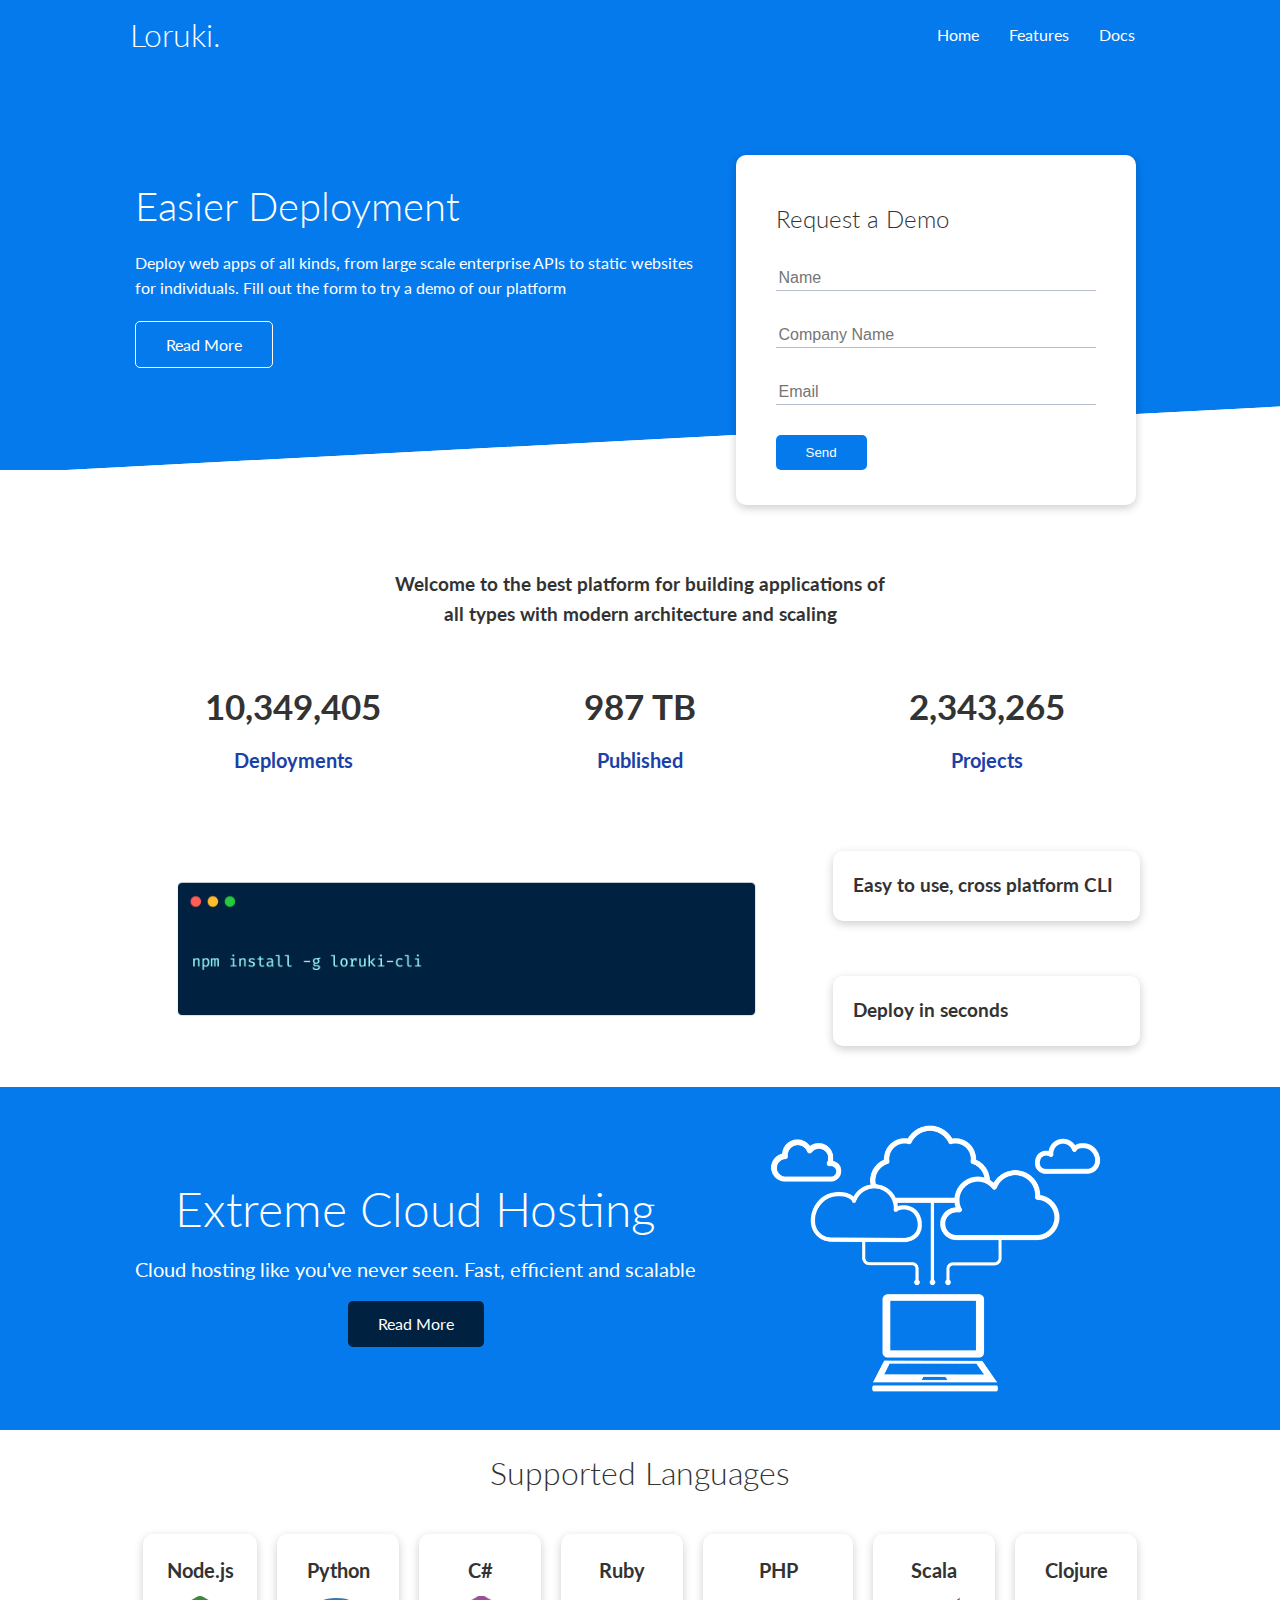
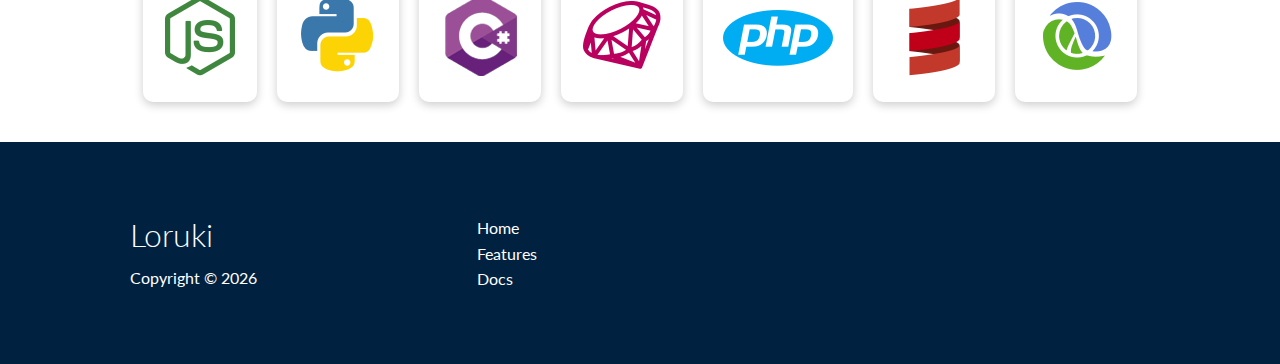
<file: index.html>
<!DOCTYPE html>
<html lang="en">
<head>
    <meta charset="UTF-8">
    <meta name="viewport" content="width=device-width, initial-scale=1.0">
    <link rel="stylesheet" href="https://cdnjs.cloudflare.com/ajax/libs/font-awesome/5.15.1/css/all.min.css" integrity="sha512-+4zCK9k+qNFUR5X+cKL9EIR+ZOhtIloNl9GIKS57V1MyNsYpYcUrUeQc9vNfzsWfV28IaLL3i96P9sdNyeRssA==" crossorigin="anonymous" />
    <link rel="stylesheet" href="css/utilities.css">
    <link rel="stylesheet" href="css/style.css">
    <title>Loruki | Cloud Hosting For Everyone</title>
</head>
<body>
    <!-- Navbar -->
    <div class="navbar">
        <div class="container flex">
            <h1 class="logo">Loruki.</h1>
            <nav>
                <ul>
                    <li><a href="index.html">Home</a></li>
                    <li><a href="features.html">Features</a></li>
                    <li><a href="docs.html">Docs</a></li>
                </ul>
            </nav>
        </div>
    </div>
    
    <!-- Showcase -->
    <section class="showcase">
        <div class="container grid">
            <div class="showcase-text">
                <h1>Easier Deployment</h1>
                <p>Deploy web apps of all kinds, from large scale enterprise APIs to static websites for individuals. Fill out the form to try a demo of our platform</p>
                <a href="features.html" class="btn btn-outline">Read More</a>
            </div>

            <div class="showcase-form card">
                <h2>Request a Demo</h2>
                 <form>
                    <div class="form-control">
                        <input type="text" name="name" placeholder="Name" required>
                    </div>
                    <div class="form-control">
                        <input type="text" name="company" placeholder="Company Name" required>
                    </div>
                    <div class="form-control">
                        <input type="email" name="email" placeholder="Email" required>
                    </div>
                    <input type="submit" value="Send" class="btn btn-primary">
                </form>
            </div>
        </div>
    </section>

    <!-- Stats -->
    <section class="stats">
        <div class="container">
            <h3 class="stats-heading text-center my-1">
                Welcome to the best platform for building applications of all types with modern architecture and scaling
            </h3>

            <div class="grid grid-3 text-center my-4">
                <div>
                    <i class="fas fa-server fa-3x"></i>
                    <h3>10,349,405</h3>
                    <p class="text-secondary">Deployments</p>
                </div>
                <div>
                    <i class="fas fa-upload fa-3x"></i>
                    <h3>987 TB</h3>
                    <p class="text-secondary">Published</p>
                </div>
                <div>
                    <i class="fas fa-project-diagram fa-3x"></i>
                    <h3>2,343,265</h3>
                    <p class="text-secondary">Projects</p>
                </div>
            </div>
        </div>
    </section>

    <!-- Cli -->
    <section class="cli">
        <div class="container grid">
            <img src="images/cli.png" alt="">
            <div class="card">
                <h3>Easy to use, cross platform CLI</h3>
            </div>
            <div class="card">
                <h3>Deploy in seconds</h3>
            </div>
        </div>
    </section>

    <!-- Cloud -->
    <section class="cloud bg-primary my-2 py-2">
        <div class="container grid">
            <div class="text-center">
                <h2 class="lg">Extreme Cloud Hosting</h2>
                <p class="lead my-1">Cloud hosting like you've never seen. Fast, efficient and scalable</p>
                <a href="features.html" class="btn btn-dark">Read More</a>
            </div>
            <img src="images/cloud.png" alt="">
        </div>
    </section>

    <!-- Languages -->
    <section class="languages">
        <h2 class="md text-center my-2">
            Supported Languages
        </h2>
        <div class="container flex">
            <div class="card">
                <h4>Node.js</h4>
                <img src="images/logos/node.png" alt="">
            </div>
            <div class="card">
                <h4>Python</h4>
                <img src="images/logos/python.png" alt="">
              </div>
              <div class="card">
                <h4>C#</h4>
                <img src="images/logos/csharp.png" alt="">
              </div>
              <div class="card">
                <h4>Ruby</h4>
                <img src="images/logos/ruby.png" alt="">
              </div>
              <div class="card">
                <h4>PHP</h4>
                <img src="images/logos/php.png" alt="">
              </div>
              <div class="card">
                <h4>Scala</h4>
                <img src="images/logos/scala.png" alt="">
              </div>
              <div class="card">
                <h4>Clojure</h4>
                <img src="images/logos/clojure.png" alt="">
              </div>
        </div>
    </section>

    <!-- Footer -->
    <footer class="footer bg-dark py-5">
        <div class="container grid grid-3">
            <div>
                <h1>Loruki
                </h1>
                <p>Copyright &copy; <span><script>document.write( new Date().getFullYear() );</script></span> </p>
            </div>
            <nav>
                <ul>
                    <li><a href="index.html">Home</a></li>
                    <li><a href="features.html">Features</a></li>
                    <li><a href="docs.html">Docs</a></li>
                </ul>
            </nav>
            <div class="social">
                <a href="#"><i class="fab fa-github fa-2x"></i></a>
                <a href="#"><i class="fab fa-facebook fa-2x"></i></a>
                <a href="#"><i class="fab fa-instagram fa-2x"></i></a>
                <a href="#"><i class="fab fa-twitter fa-2x"></i></a>
            </div>
        </div>
    </footer>
</body>
</html>
</file>
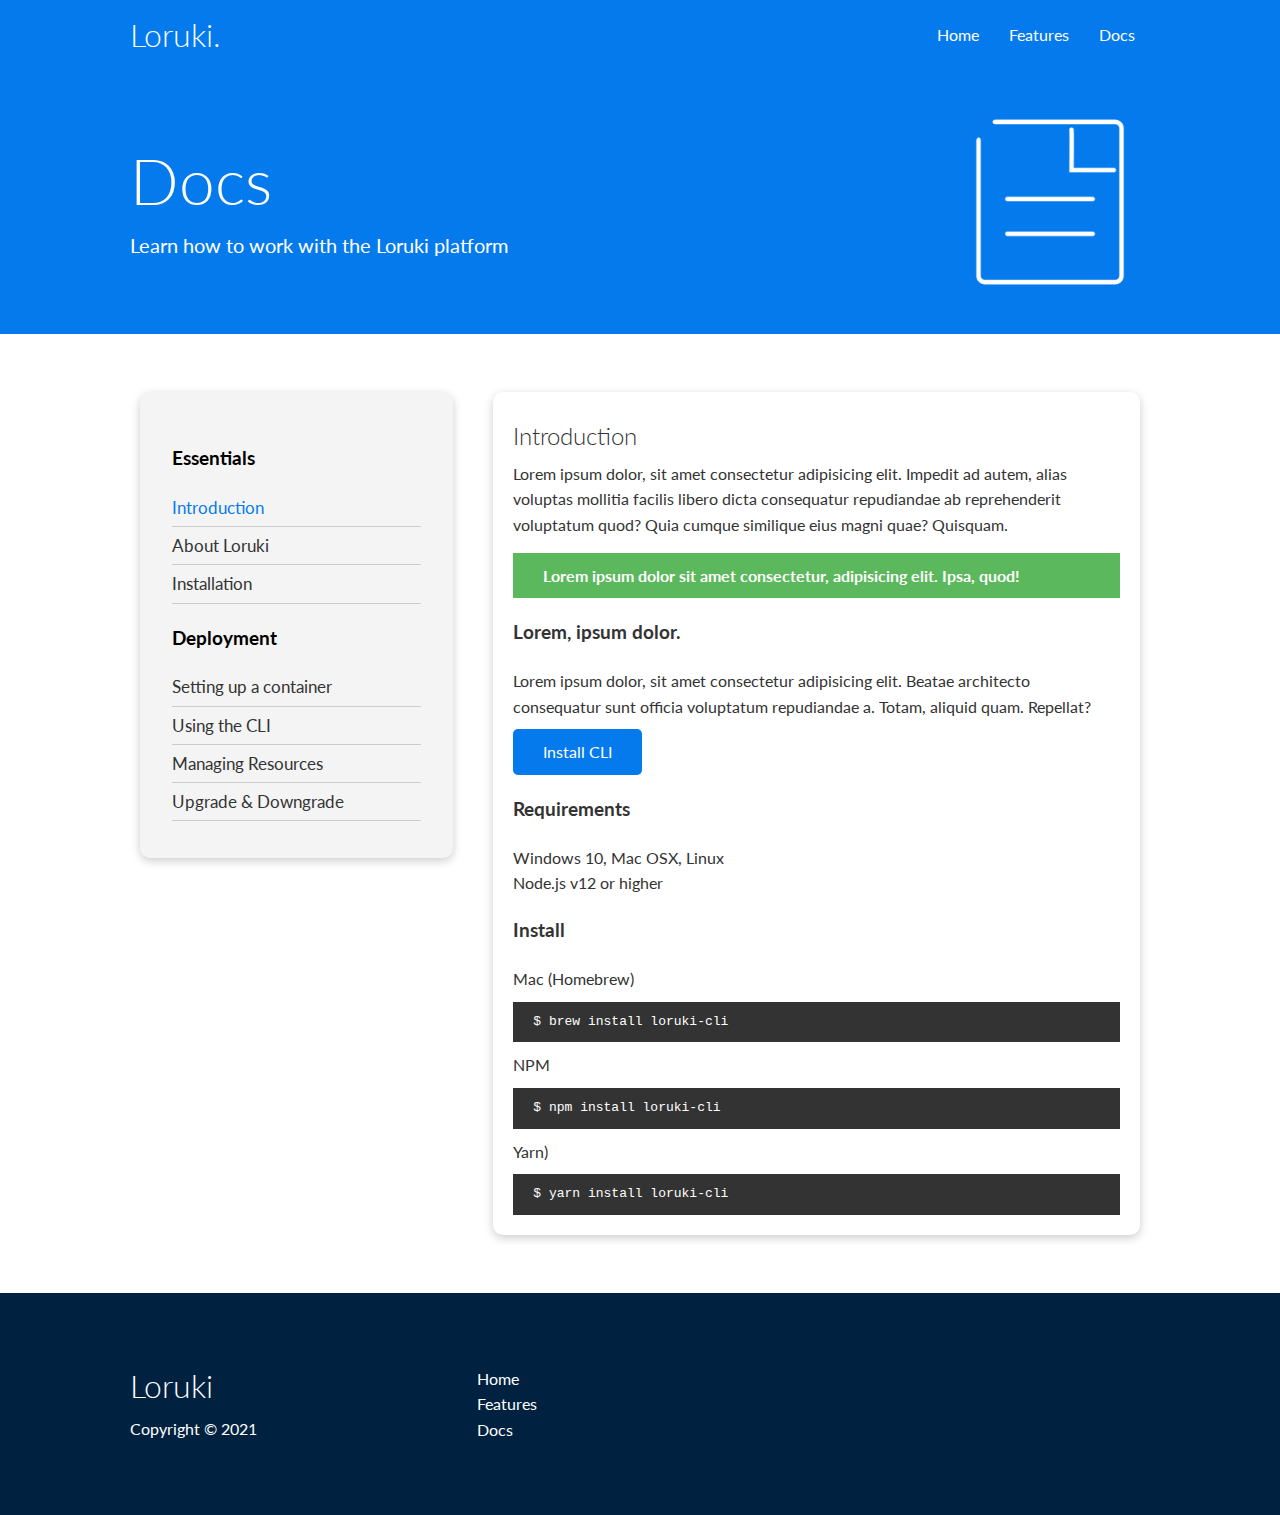
<file: docs.html>
<!DOCTYPE html>
<html lang="en">
  <head>
    <meta charset="UTF-8" />
    <meta http-equiv="X-UA-Compatible" content="IE=edge" />
    <meta name="viewport" content="width=device-width, initial-scale=1.0" />
    <link
      rel="stylesheet"
      href="https://cdnjs.cloudflare.com/ajax/libs/font-awesome/5.15.1/css/all.min.css"
      integrity="sha512-+4zCK9k+qNFUR5X+cKL9EIR+ZOhtIloNl9GIKS57V1MyNsYpYcUrUeQc9vNfzsWfV28IaLL3i96P9sdNyeRssA=="
      crossorigin="anonymous"
      referrerpolicy="no-referrer"
    />
    <link rel="stylesheet" href="css/utilities.css">
    <link rel="stylesheet" href="css/style.css" />
    <title>Loruki | Cloud Hosting For Everyone</title>
  </head>

  <body>
    <!-- Navbar -->
    <div class="navbar">
      <div class="container flex">
        <h1 class="logo">Loruki.</h1>
        <nav>
          <ul>
            <li><a href="index.html">Home</a></li>
            <li><a href="features.html">Features</a></li>
            <li><a href="docs.html">Docs</a></li>
          </ul>
        </nav>
      </div>
    </div>

    <!-- Head -->
    <section class="docs-head bg-primary py-3">
        <div class="container grid">
            <div>
                <h1 class="xl">
                    Docs
                </h1>
                <p class="lead">
                    Learn how to work with the Loruki platform
                </p>
            </div>
            <img src="images/docs.png" alt="" srcset="">
        </div>
    </section>

    <!-- Docs main -->
    <section class="docs-main my-4">
        <div class="container grid">
            <div class="card bg-light p-3">
                <h3 class="my-2">Essentials</h3>
                <nav>
                    <ul>
                        <li><a class="text-primary" href="#">Introduction</a></li>
                        <li><a href="#">About Loruki</a></li>
                        <li><a href="#">Installation</a></li>
                    </ul>
                </nav>

                <h3 class="my-2">Deployment</h3>
                <nav>
                    <ul>
                        <li><a href="#">Setting up a container</a></li>
                        <li><a href="#">Using the CLI</a></li>
                        <li><a href="#">Managing Resources</a></li>
                        <li><a href="#">Upgrade & Downgrade</a></li>
                    </ul>
                </nav>
            </div>
            <div class="card">
                <h2>Introduction</h2>
                <p>Lorem ipsum dolor, sit amet consectetur adipisicing elit. Impedit ad autem, alias voluptas mollitia facilis libero dicta consequatur repudiandae ab reprehenderit voluptatum quod? Quia cumque similique eius magni quae? Quisquam.</p>
                <div class="alert alert-success">
                    <i class="fas fa-info"></i>Lorem ipsum dolor sit amet consectetur, adipisicing elit. Ipsa, quod!
                </div>
                <h3>Lorem, ipsum dolor.</h3>
                <p>Lorem ipsum dolor, sit amet consectetur adipisicing elit. Beatae architecto consequatur sunt officia voluptatum repudiandae a. Totam, aliquid quam. Repellat?</p>
                <a href="#" class="btn btn-primary">Install CLI</a>

                <h3>Requirements</h3>
                <ul>
                    <li>Windows 10, Mac OSX, Linux</li>
                    <li>Node.js v12 or higher</li>
                </ul>

                <h3>Install</h3>
                <p>Mac (Homebrew)</p>
                <pre><code>$ brew install loruki-cli</code></pre>
                <p>NPM</p>
                <pre><code>$ npm install loruki-cli</code></pre>
                <p>Yarn)</p>
                <pre><code>$ yarn install loruki-cli</code></pre>
            </div>
        </div>
    </section>


    <!-- Footer -->
    <footer class="footer bg-dark py-5">
        <div class="container grid grid-3">
            <div>
                <h1>Loruki</h1>
                <p>Copyright &copy; 2021</p>
            </div>
            <nav>
                <ul>
                    <li><a href="index.html">Home</a></li>
                    <li><a href="features.html">Features</a></li>
                    <li><a href="docs.html">Docs</a></li>
                </ul>
            </nav>
            <div class="social">
                <a href="#"><i class="fa fa-github fa-2x"></i></a>
                <a href="#"><i class="fa fa-facebook fa-2x"></i></a>
                <a href="#"><i class="fa fa-instagram fa-2x"></i></a>
                <a href="#"><i class="fa fa-twitter fa-2x"></i></a>
            </div>
        </div>
    </footer>  
</body>
</html>
</file>
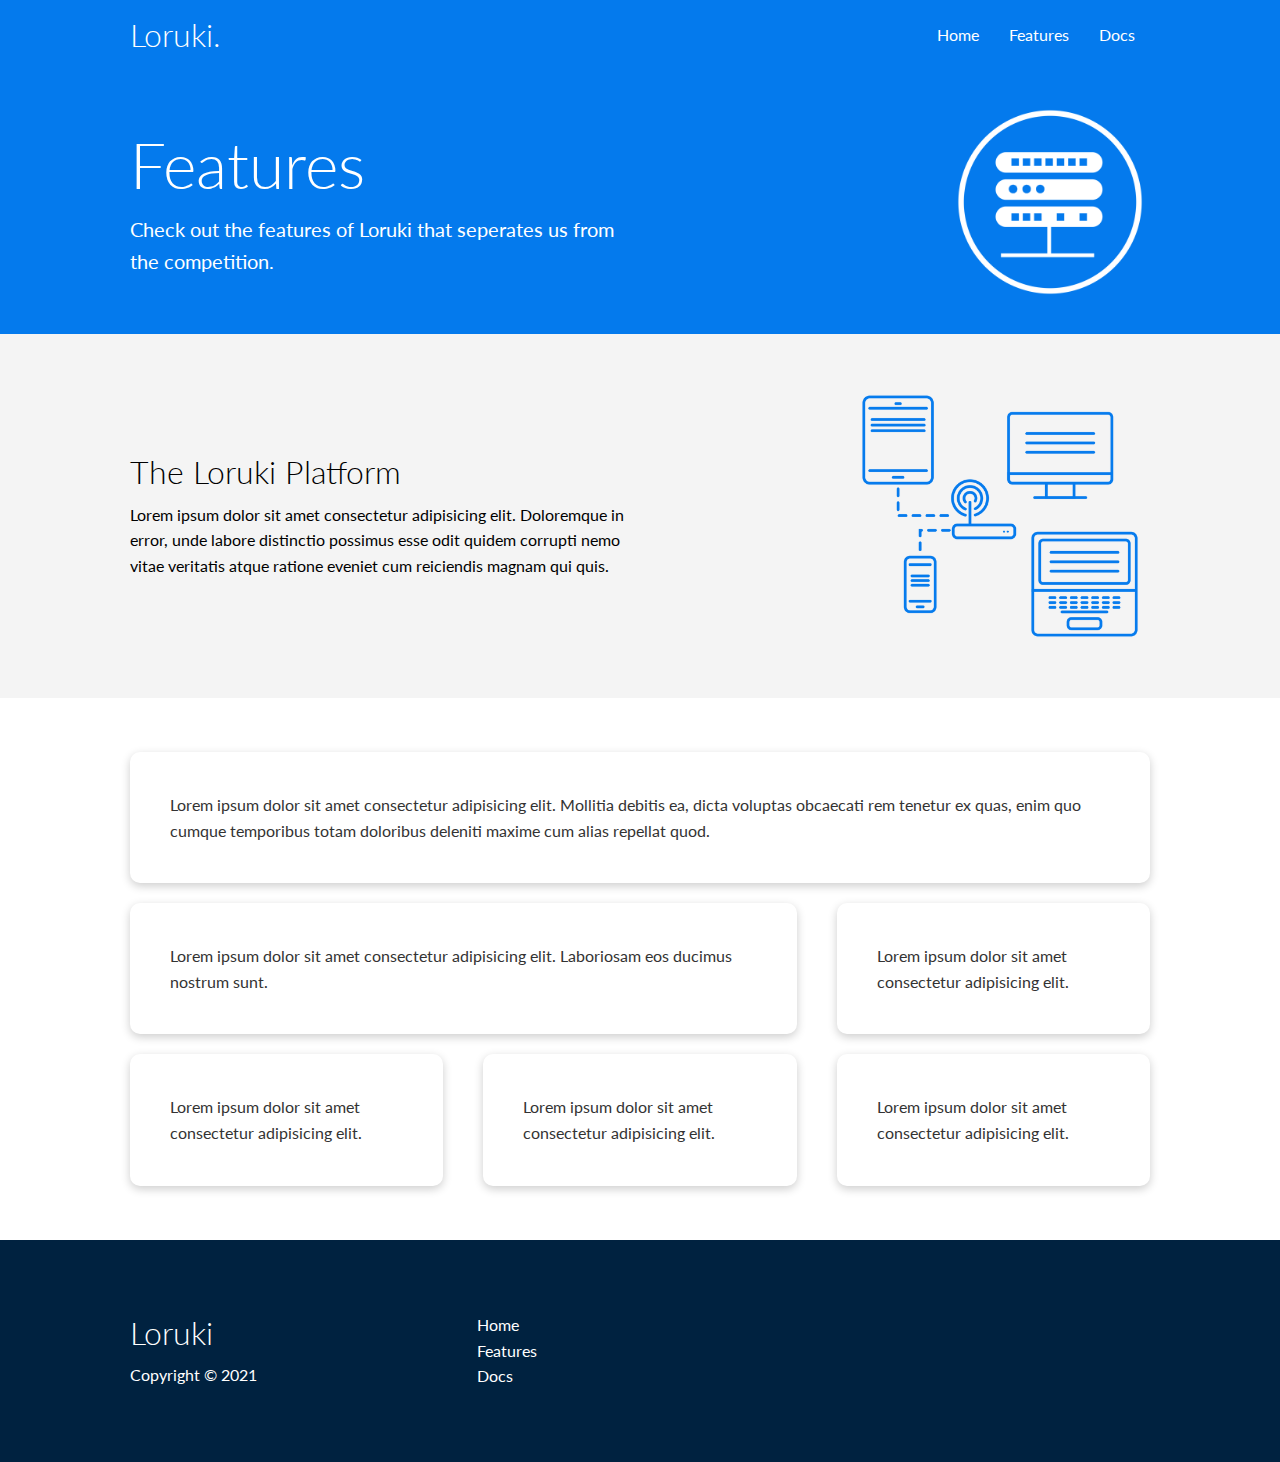
<file: features.html>
<!DOCTYPE html>
<html lang="en">
  <head>
    <meta charset="UTF-8" />
    <meta http-equiv="X-UA-Compatible" content="IE=edge" />
    <meta name="viewport" content="width=device-width, initial-scale=1.0" />
    <link
      rel="stylesheet"
      href="https://cdnjs.cloudflare.com/ajax/libs/font-awesome/5.15.1/css/all.min.css"
      integrity="sha512-+4zCK9k+qNFUR5X+cKL9EIR+ZOhtIloNl9GIKS57V1MyNsYpYcUrUeQc9vNfzsWfV28IaLL3i96P9sdNyeRssA=="
      crossorigin="anonymous"
      referrerpolicy="no-referrer"
    />
    <link rel="stylesheet" href="css/utilities.css">
    <link rel="stylesheet" href="css/style.css" />
    <title>Loruki | Cloud Hosting For Everyone</title>
  </head>

  <body>
    <!-- Navbar -->
    <div class="navbar">
      <div class="container flex">
        <h1 class="logo">Loruki.</h1>
        <nav>
          <ul>
            <li><a href="index.html">Home</a></li>
            <li><a href="features.html">Features</a></li>
            <li><a href="docs.html">Docs</a></li>
          </ul>
        </nav>
      </div>
    </div>

    <!-- Head -->
    <section class="features-head bg-primary py-3">
        <div class="container grid">
            <div>
                <h1 class="xl">
                    Features
                </h1>
                <p class="lead">
                    Check out the features of Loruki that seperates us from the competition.
                </p>
            </div>
            <img src="images/server.png" alt="" srcset="">
        </div>
    </section>

    <!-- Sub head -->
    <section class="features-sub-head bg-light py-3">
        <div class="container grid">
            <div>
                <h1 class="md">
                    The Loruki Platform
                </h1>
                <p>
                    Lorem ipsum dolor sit amet consectetur adipisicing elit. Doloremque in error, unde labore distinctio possimus esse odit quidem corrupti nemo vitae veritatis atque ratione eveniet cum reiciendis magnam qui quis.
                </p>
            </div>
            <img src="images/server2.png" alt="" srcset="">
        </div>
    </section>

    <section class="features-main my-2">
        <div class="container grid grid-3">
            <div class="card flex">
                <i class="fas fa-server fa-3x"></i>
                <p>Lorem ipsum dolor sit amet consectetur adipisicing elit. Mollitia debitis ea, dicta voluptas obcaecati rem tenetur ex quas, enim quo cumque temporibus totam doloribus deleniti maxime cum alias repellat quod.</p>
            </div>
            <div class="card flex">
                <i class="fas fa-network-wired fa-3x"></i>
                <p>Lorem ipsum dolor sit amet consectetur adipisicing elit. Laboriosam eos ducimus nostrum sunt.</p>
            </div>
            <div class="card flex">
                <i class="fas fa-laptop-code fa-3x"></i>
                <p>Lorem ipsum dolor sit amet consectetur adipisicing elit.</p>
            </div>
            <div class="card flex">
                <i class="fas fa-database fa-3x"></i>
                <p>Lorem ipsum dolor sit amet consectetur adipisicing elit.</p>
            </div>
            <div class="card flex">
                <i class="fas fa-power-off fa-3x"></i>
                <p>Lorem ipsum dolor sit amet consectetur adipisicing elit.</p>
            </div>
            <div class="card flex">
                <i class="fas fa-upload fa-3x"></i>
                <p>Lorem ipsum dolor sit amet consectetur adipisicing elit.</p>
            </div>
        </div>
    </section>


    <!-- Footer -->
    <footer class="footer bg-dark py-5">
        <div class="container grid grid-3">
            <div>
                <h1>Loruki</h1>
                <p>Copyright &copy; 2021</p>
            </div>
            <nav>
                <ul>
                    <li><a href="index.html">Home</a></li>
                    <li><a href="features.html">Features</a></li>
                    <li><a href="docs.html">Docs</a></li>
                </ul>
            </nav>
            <div class="social">
                <a href="#"><i class="fa fa-github fa-2x"></i></a>
                <a href="#"><i class="fa fa-facebook fa-2x"></i></a>
                <a href="#"><i class="fa fa-instagram fa-2x"></i></a>
                <a href="#"><i class="fa fa-twitter fa-2x"></i></a>
            </div>
        </div>
    </footer>  
</body>
</html>
</file>
<file: css/utilities.css>
.container {
    max-width: 1100px;
    margin: 0 auto;
    overflow: auto;
    padding: 0 40px;
}

.card {
    background-color: #fff;
    color: #333;
    border-radius: 10px;
    box-shadow: 0 3px 10px rgba(0,0,0,0.2);
    padding: 20px;
    margin: 10px;
}

.btn {
    display: inline-block;
    padding: 10px 30px;
    cursor: pointer;
    background: var(--primary-color);
    color: #fff;
    border: none;
    border-radius: 5px;
}

.btn-outline {
    background-color: transparent;
    border: 1px solid #fff;
}

.btn:hover {
    transform: scale(0.98);
}

/* Backgrounds & colored buttons */
.bg-primary,
.btn-primary {
    background-color: var(--primary-color);
    color: #fff;
}

.bg-secondary,
.btn-secondary {
    background-color: var(--secondary-color);
    color: #fff;
}


.bg-dark,
.btn-dark {
    background-color: var(--dark-color);
    color: #fff;
}

.bg-light,
.btn-light {
    background-color: var(--light-color);
    color: #000;
}

.bg-primary a,
.btn-primary a,
.bg-secondary a,
.btn-secondary a,
.bg-dark a,
.btn-dark a {
    color: #fff;
}

/* Text colors */
.text-primary {
    color: var(--primary-color);
}

.text-secondary {
    color: var(--secondary-color);
}
 

.text-dark {
    color: var(--dark-color);
}

.text-light {
    color: var(--light-color);
}


/* Text sizes */
.lead {
    font-size: 20px;
}

.sm {
    font-size: 1rem;
}

.md {
    font-size: 2rem;
}

.lg {
    font-size: 3rem;
}

.xl {
    font-size: 4rem;
}

.text-center {
    text-align: center;
}

/* ALert */
.alert {
    background-color: var(--light-color);
    padding: 10px 20px;
    font-weight: bold;
    margin: 15px 0;
}

.alert i {
    margin-right: 10px;
}

.alert-success {
    background-color: var(--success-color);
    color: #fff;
}

.alert-error {
    background-color: var(--alery-color);
    color: #fff;
}

.flex {
    display: flex;
    justify-content: center;
    align-items: center;
    height: 100%;
}

.grid {
    display: grid;
    grid-template-columns: repeat(2, 1fr);
    gap: 20px;
    justify-content: center;
    align-items: center;
    height: 100%;
}

.grid-3 {
    grid-template-columns: repeat(3, 1fr);
}

/* Margin */
.my-1 {
    margin: 1rem 0;
}

.my-2 {
    margin: 1.5rem 0;
}

.my-3 {
    margin: 2rem 0;
}

.my-4 {
    margin: 3rem 0;
}

.my-5 {
    margin: 4rem 0;
}

.m-1 {
    margin: 1rem;
}

.m-2 {
    margin: 1.5rem;
}

.m-3 {
    margin: 2rem;
}

.m-4 {
    margin: 3rem;
}

.m-5 {
    margin: 4rem;
}

/* Padding */
.py-1 {
    padding: 1rem 0;
}

.py-2 {
    padding: 1.5rem 0;
}

.py-3 {
    padding: 2rem 0;
}

.py-4 {
    padding: 3rem 0;
}

.py-5 {
    padding: 4rem 0;
}

.p-1 {
    padding: 1rem;
}

.p-2 {
    padding: 1.5rem;
}

.p-3 {
    padding: 2rem;
}

.p-4 {
    padding: 3rem;
}

.p-5 {
    padding: 4rem;
}
</file>
<file: css/style.css>
@import url('https://fonts.googleapis.com/css2?family=Lato:wght@300&display=swap');

:root {
  --primary-color: #047aed;
  --secondary-color: #1c3fa8;
  --dark-color: #002240;
  --light-color: #f4f4f4;
  --success-color: #5cb85c;
  --error-color: #d9534f;
}
 
/* Base Styles */
* {
  box-sizing: border-box;
  padding: 0;
  margin: 0;
}

body {
  font-family: 'Lato', sans-serif;
  color: #333;
  line-height: 1.6;
}

ul {
  list-style-type: none;
}

a {
  text-decoration: none;
  color: #333;
}

h1,
h2 {
  font-weight: 300;
  line-height: 1.2;
  margin: 10px 0;
}

p {
  margin: 10px 0;
}

img {
  width: 100%;
}

code,
pre {
  background: #333;
  color: #fff;
  padding: 10px;
}

.hidden {
  visibility: hidden;
  height: 0;
}

/* Navbar */
.navbar {
  background-color: var(--primary-color);
  color: #fff;
  height: 70px;
}

.navbar ul {
  display: flex;
}

.navbar a {
  color: #fff;
  padding: 10px;
  margin: 0 5px;
}

.navbar a:hover {
  border-bottom: 2px #fff solid;
}

.navbar .flex {
  justify-content: space-between;
}

/* Showcase */
.showcase {
  height: 400px;
  background-color: var(--primary-color);
  color: #fff;
  position: relative;
}

.showcase h1 {
  font-size: 40px;
}

.showcase p {
  margin: 20px 0;
}

.showcase .grid {
  overflow: visible;
  grid-template-columns: 55% auto;
  gap: 30px;
}

.showcase-text {
  animation: slideInFromLeft 1s ease-in;
}

.showcase-form {
  position: relative;
  top: 60px;
  height: 350px;
  width: 400px;
  padding: 40px;
  z-index: 100;
  justify-self: flex-end;
  animation: slideInFromRight 1s ease-in;
}

.showcase-form .form-control {
  margin: 30px 0;
}

.showcase-form input[type='text'],
.showcase-form input[type='email'] {
  border: 0;
  border-bottom: 1px solid #b4becb;
  width: 100%;
  padding: 3px;
  font-size: 16px;
}

.showcase-form input:focus {
  outline: none;
}

.showcase::before,
.showcase::after {
  content: '';
  position: absolute;
  height: 100px;
  bottom: -70px;
  right: 0;
  left: 0;
  background: #fff;
  transform: skewY(-3deg);
  -webkit-transform: skewY(-3deg);
  -moz-transform: skewY(-3deg);
  -ms-transform: skewY(-3deg);
}

/* Stats */
.stats {
  padding-top: 100px;
  animation: slideInFromBottom 1s ease-in;
}

.stats-heading {
  max-width: 500px;
  margin: auto;
}

.stats .grid h3 {
  font-size: 35px;
}

.stats .grid p {
  font-size: 20px;
  font-weight: bold;
}

/* Cli */
.cli .grid {
  grid-template-columns: repeat(3, 1fr);
  grid-template-rows: repeat(2, 1fr);
}

.cli .grid > *:first-child {
  grid-column: 1 / span 2;
  grid-row: 1 / span 2;
}

/* Cloud */
.cloud .grid {
  grid-template-columns: 4fr 3fr;
}

/* Languages */
.languages .flex {
  flex-wrap: wrap;
}

.languages .card {
  text-align: center;
  margin: 18px 10px 40px;
  transition: transform 0.2s ease-in;
}

.languages .card h4 {
  font-size: 20px;
  margin-bottom: 10px;
}

.languages .card:hover {
  transform: translateY(-15px);
}

/* Features */
.features-head img,
.docs-head img {
  width: 200px;
  justify-self: flex-end;
}

.features-sub-head img {
  width: 300px;
  justify-self: flex-end;
}

.features-main .card > i {
  margin-right: 20px;
}

.features-main .grid {
  padding: 30px;
}

.features-main .grid > *:first-child {
  grid-column: 1 / span 3;
}

.features-main .grid > *:nth-child(2) {
  grid-column: 1 / span 2;
}

/* Docs */
.docs-main h3 {
  margin: 20px 0;
}

.docs-main .grid {
  grid-template-columns: 1fr 2fr;
  align-items: flex-start;
}

.docs-main nav li {
  font-size: 17px;
  padding-bottom: 5px;
  margin-bottom: 5px;
  border-bottom: 1px #ccc solid;
}

.docs-main a:hover {
  font-weight: bold;
}

/* Footer */
.footer .social a {
  margin: 0 10px;
}

/* Animations */
@keyframes slideInFromLeft {
  0% {
    transform: translateX(-100%);
  }

  100% {
    transform: translateX(0);
  }
}

@keyframes slideInFromRight {
  0% {
    transform: translateX(100%);
  }

  100% {
    transform: translateX(0);
  }
}

@keyframes slideInFromTop {
  0% {
    transform: translateY(-100%);
  }

  100% {
    transform: translateX(0);
  }
}

@keyframes slideInFromBottom {
  0% {
    transform: translateY(100%);
  }

  100% {
    transform: translateX(0);
  }
}

/* Tablets and under */
@media (max-width: 768px) {
  .grid,
  .showcase .grid,
  .stats .grid,
  .cli .grid,
  .cloud .grid,
  .features-main .grid,
  .docs-main .grid {
    grid-template-columns: 1fr;
    grid-template-rows: 1fr;
  }

  .showcase {
    height: auto;
  }

  .showcase-text {
    text-align: center;
    margin-top: 40px;
    animation: slideInFromTop 1s ease-in;
  }

  .showcase-form {
    justify-self: center;
    margin: auto;
    animation: slideInFromBottom 1s ease-in;
  }

  .cli .grid > *:first-child {
    grid-column: 1;
    grid-row: 1;
  }

  .features-head,
  .features-sub-head,
  .docs-head {
    text-align: center;
  }

  .features-head img,
  .features-sub-head img,
  .docs-head img {
    justify-self: center;
  }

  .features-main .grid > *:first-child,
  .features-main .grid > *:nth-child(2) {
    grid-column: 1;
  }
}

/* Mobile */
@media (max-width: 500px) {
  .navbar {
    height: 110px;
  }

  .navbar .flex {
    flex-direction: column;
  }

  .navbar ul {
    padding: 10px;
    background-color: rgba(0, 0, 0, 0.1);
  }
  
  .showcase-form {
    width: 300px;
  }
}
</file>
